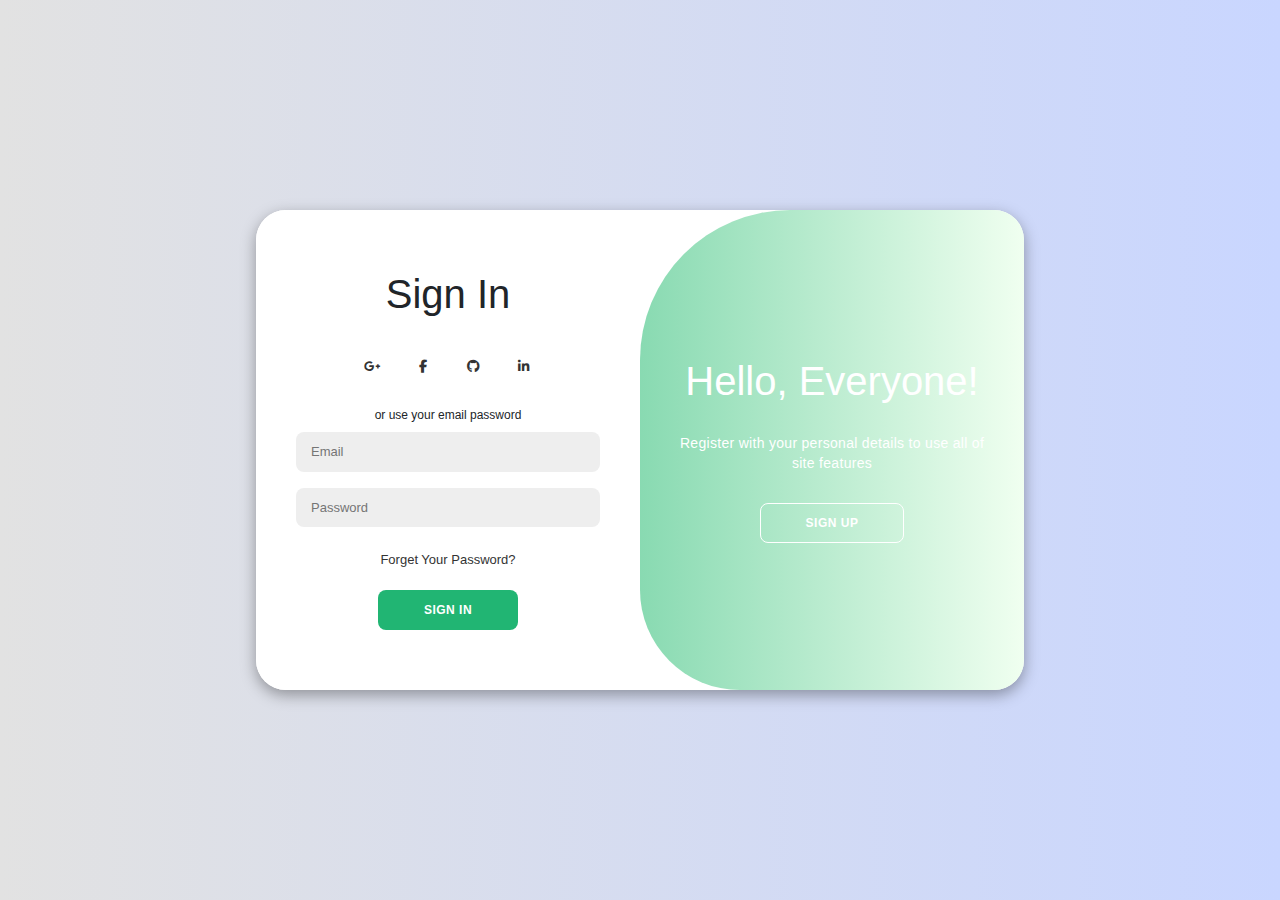
<file: from/sign in.html>
<!doctype html>
<html lang="en">
  <head>
    <!--required meta tags-->
    <meta charset="utf-8">
    <meta name="viewport" content="width=device-width, initial-scale=1">
    <meta name="title" content="E-School">
    <meta name="description" content="Learn With fun on any scheduleThere are many variations of passages of Lorem Ipsum available, ">
    <meta name="keywords" content="E-School book Online Courses Testimonial Psychology">
    <meta name="robots" content="index, follow">
    <meta name="language" content="English">
    <meta name="revisit-after" content="3 days">
    <meta name="author" content="Montasir alam">
    <title>E-School</title>
    <!--favicon link-->
    <link rel="icon" type="image/png" href="images/favicon.png">
    <!--font link-->
    <link rel="stylesheet" href="font/Poppins/Poppins-Regular.ttf">
    <link rel="stylesheet" href="font/Poppins/Poppins-Medium.ttf">
    <link rel="stylesheet" href="font/Poppins/Poppins-Bold.ttf">
    <link rel="stylesheet" href="font/Roboto/Roboto-Regular.ttf">
    <!--icon link-->
    <link rel="stylesheet" href="css/bootstrap-icons.css">
    <link rel="stylesheet" href="fontawesome/css/all.min.css">
    <!--css links-->
    <link rel="stylesheet" href="css/bootstrap.min.css">
    <link rel="stylesheet" href="css/style.css">
    <link rel="stylesheet" href="css/media.css">
  </head>
  <body>
    <div class="container" id="container">
      <div class="form-container sign-up">
          <form>
              <h1>Create Account</h1>
              <div class="social-icons">
                  <a href="montasiralam.xyz/E-School" class="icon"><i class="fa-brands fa-google-plus-g"></i></a>
                  <a href="https://www.facebook.com/md.montasiralam132" class="icon"><i class="fa-brands fa-facebook-f"></i></a>
                  <a href="https://github.com/montasir132" class="icon"><i class="fa-brands fa-github"></i></a>
                  <a href="https://www.linkedin.com/in/montasiralam132/" class="icon"><i class="fa-brands fa-linkedin-in"></i></a>
              </div>
              <span>or use your email for registeration</span>
              <input type="text" placeholder="Name">
              <input type="email" placeholder="Email">
              <input type="password" placeholder="Password">
              <button>Sign Up</button>
          </form>
      </div>
      <div class="form-container sign-in">
          <form>
              <h1>Sign In</h1>
              <div class="social-icons">
                  <a href="https://montasiralam.xyz/" class="icon"><i class="fa-brands fa-google-plus-g"></i></a>
                  <a href="https://www.facebook.com/md.montasiralam132" class="icon"><i class="fa-brands fa-facebook-f"></i></a>
                  <a href="https://github.com/montasir132" class="icon"><i class="fa-brands fa-github"></i></a>
                  <a href="https://www.linkedin.com/in/montasiralam132/" class="icon"><i class="fa-brands fa-linkedin-in"></i></a>
              </div>
              <span>or use your email password</span>
              <input type="email" placeholder="Email">
              <input type="password" placeholder="Password">
              <a href="#">Forget Your Password?</a>
              <button>Sign In</button>
          </form>
      </div>
      <div class="toggle-container">
          <div class="toggle">
              <div class="toggle-panel toggle-left">
                  <h1>Welcome Back!</h1>
                  <p>Enter your personal details to use all of site features</p>
                  <button class="hidden" id="login">Sign In</button>
              </div>
              <div class="toggle-panel toggle-right">
                  <h1>Hello, Everyone!</h1>
                  <p>Register with your personal details to use all of site features</p>
                  <button class="hidden" id="register">Sign Up</button>
              </div>
          </div>
      </div>
    </div>
    <!--js links-->
    <script src="js/bootstrap.bundle.min.js"></script>
    <script src="js/script.js"></script>
  </body>
 </html>
</file>
<file: from/css/style.css>
*{
    margin: 0;
    padding: 0;
    box-sizing: border-box;
    font-family: 'poppins', sans-serif;
}

body{
    background-color: #c9d6ff;
    background: linear-gradient(to right, #e2e2e2, #c9d6ff);
    display: flex;
    align-items: center;
    justify-content: center;
    flex-direction: column;
    height: 100vh;
}
.container{
    background-color: #fff;
    border-radius: 30px;
    box-shadow: 0 5px 15px rgba(0, 0, 0, 0.35);
    position: relative;
    overflow: hidden;
    width: 768px;
    max-width: 100%;
    min-height: 480px;
}

.container p{
    font-size: 14px;
    line-height: 20px;
    letter-spacing: 0.3px;
    margin: 20px 0;
}

.container span{
    font-size: 12px;
}

.container a{
    color: #333;
    font-size: 13px;
    text-decoration: none;
    margin: 15px 0 10px;
}

.container button{
    background-color: #21B573;
    color: #fff;
    font-size: 12px;
    padding: 10px 45px;
    border: 1px solid transparent;
    border-radius: 8px;
    font-weight: 600;
    letter-spacing: 0.5px;
    text-transform: uppercase;
    margin-top: 10px;
    cursor: pointer;
}

.container button.hidden{
    background-color: transparent;
    border-color: #fff;
}

.container form{
    background-color: #fff;
    display: flex;
    align-items: center;
    justify-content: center;
    flex-direction: column;
    padding: 0 40px;
    height: 100%;
}

.container input{
    background-color: #eee;
    border: none;
    margin: 8px 0;
    padding: 10px 15px;
    font-size: 13px;
    border-radius: 8px;
    width: 100%;
    outline: none;
}

.form-container{
    position: absolute;
    top: 0;
    height: 100%;
    transition: all 0.6s ease-in-out;
}

.sign-in{
    left: 0;
    width: 50%;
    z-index: 2;
}

.container.active .sign-in{
    transform: translateX(100%);
}

.sign-up{
    left: 0;
    width: 50%;
    opacity: 0;
    z-index: 1;
}

.container.active .sign-up{
    transform: translateX(100%);
    opacity: 1;
    z-index: 5;
    animation: move 0.6s;
}

@keyframes move{
    0%, 49.99%{
        opacity: 0;
        z-index: 1;
    }
    50%, 100%{
        opacity: 1;
        z-index: 5;
    }
}

.social-icons{
    margin: 20px 0;
}

.social-icons a{
    border: 1px solid #fff;
    border-radius: 20%;
    display: inline-flex;
    justify-content: center;
    align-items: center;
    margin: 0 3px;
    width: 40px;
    height: 40px;
}

.toggle-container{
    position: absolute;
    top: 0;
    left: 50%;
    width: 50%;
    height: 100%;
    overflow: hidden;
    transition: all 0.6s ease-in-out;
    border-radius: 150px 0 0 100px;
    z-index: 1000;
}

.container.active .toggle-container{
    transform: translateX(-100%);
    border-radius: 0 150px 100px 0;
}

.toggle{
    background-color: #21B573;
    height: 100%;
    background: linear-gradient(to right, #21B573, #F0FFF0);
    color: #fff;
    position: relative;
    left: -100%;
    height: 100%;
    width: 200%;
    transform: translateX(0);
    transition: all 0.6s ease-in-out;
}

.container.active .toggle{
    transform: translateX(50%);
}

.toggle-panel{
    position: absolute;
    width: 50%;
    height: 100%;
    display: flex;
    align-items: center;
    justify-content: center;
    flex-direction: column;
    padding: 0 30px;
    text-align: center;
    top: 0;
    transform: translateX(0);
    transition: all 0.6s ease-in-out;
}

.toggle-left{
    transform: translateX(-200%);
}

.container.active .toggle-left{
    transform: translateX(0);
}

.toggle-right{
    right: 0;
    transform: translateX(0);
}

.container.active .toggle-right{
    transform: translateX(200%);
}
</file>
<file: from/css/media.css>
/* Extra small devices (portrait phones, less than 576px)*/
@media (max-width: 575.98px) { 
 
 }

/* Small devices (landscape phones, 576px and up)*/
@media (min-width: 576px) and (max-width: 767.98px) {
 
 }

/* Medium devices (tablets, 768px and up)*/
@media (min-width: 768px) and (max-width: 991.98px) { 
 
 }

/* Large devices (desktops, 992px and up)*/
@media (min-width: 992px) and (max-width: 1199.98px) { 


 }

/* Extra large devices (large desktops, 1200px and up)*/
@media (min-width: 1200px) and (max-width: 1399.98px) { 

 }

/* Extra Extra large devices (large desktops, 1400px and up)*/
@media (min-width: 1400px) { 

 }



 /* when client talk me*/

/* Extra small devices (portrait phones, less than 576px)*/
@media (max-width: 575.98px) { 
 
}

/* Small devices (landscape phones, 576px and up)*/
@media (min-width: 576px) and (max-width: 767.98px) {

}

/* Medium devices (tablets, 768px and up)*/
@media (min-width: 768px) and (max-width: 991.98px) { 

}

/* Large devices (desktops, 992px and up)*/
@media (min-width: 992px) and (max-width: 1199.98px) { 


}

/* Extra large devices (large desktops, 1200px and up)*/
@media (min-width: 1200px) and (max-width: 1399.98px) { 

}

/* Extra large devices (large desktops, 1400px and up)*/
@media (min-width: 1400px) and (max-width: 1699.98px) { 

}

/* Extra large devices (large desktops, 1700px and up)*/
@media (min-width: 1700px) and (max-width: 2099.98px) { 

}
/* Extra Extra large devices (large desktops, 2100px and up)*/
@media (min-width: 2100px) { 

}
/*client talk me*/
/*1400-1699
1700-2099
2100*/
</file>
